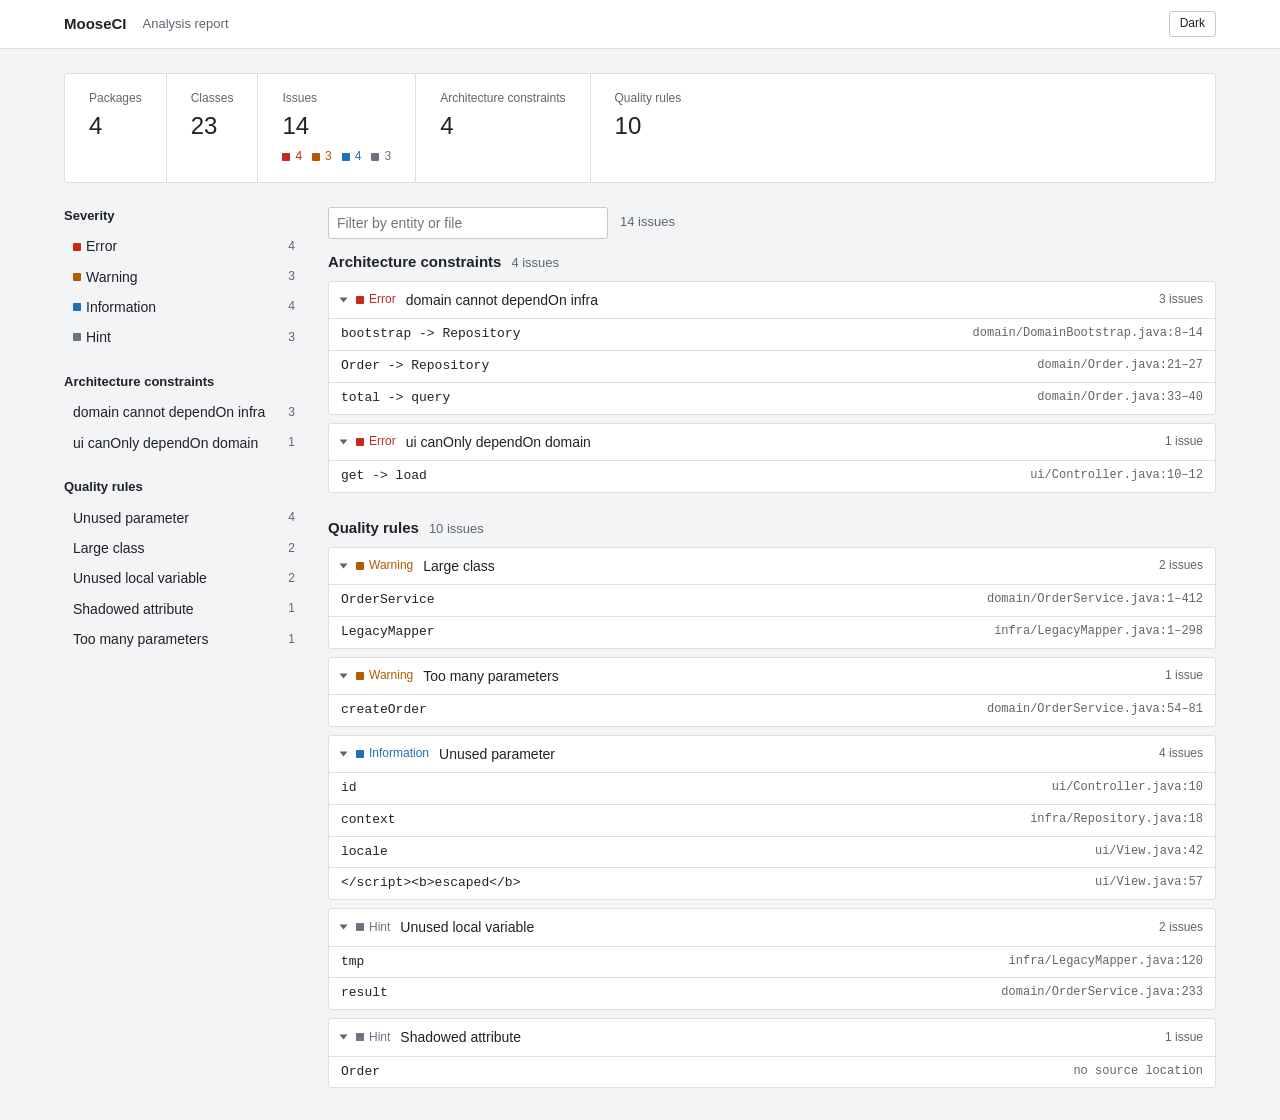
<file: ressources/html-report/index.html>
<!doctype html>
<html lang="en">
<head>
  <meta charset="utf-8">
  <meta name="viewport" content="width=device-width, initial-scale=1">
  <title>MooseCI report</title>
  <link rel="stylesheet" href="report.css">
</head>
<body>
  <header class="topbar">
    <div class="topbar-inner">
      <span class="brand">MooseCI</span>
      <span class="topbar-meta" id="meta"></span>
      <button type="button" class="theme-toggle" id="theme-toggle" aria-label="Toggle dark mode">Dark</button>
    </div>
  </header>

  <main class="page">
    <section class="summary" aria-label="Summary">
      <dl class="measures" id="measures"></dl>
    </section>

    <section class="issues" aria-label="Issues">
      <aside class="facets" id="facets"></aside>
      <div class="issue-list">
        <div class="toolbar">
          <input type="search" id="search" placeholder="Filter by entity or file" aria-label="Filter by entity or file">
          <span class="toolbar-count" id="shown-count"></span>
          <button type="button" class="link-button" id="clear-filters" hidden>Clear filters</button>
        </div>
        <div id="rules"></div>
        <p class="empty" id="empty" hidden>No issues match the current filters.</p>
      </div>
    </section>
  </main>

  <!-- Filled by MCIHTMLReportWriter; empty during development, then sample-report.js provides the data. -->
  <script id="report" type="application/json"></script>
  <script src="sample-report.js"></script>

  <!-- Order matters: each file adds to window.MooseCIReport, main.js runs last. -->
  <script src="js/data.js"></script>
  <script src="js/dom.js"></script>
  <script src="js/summary.js"></script>
  <script src="js/facets.js"></script>
  <script src="js/issues.js"></script>
  <script src="js/theme.js"></script>
  <script src="js/main.js"></script>
</body>
</html>
</file>
<file: ressources/html-report/report.css>
:root {
  --bg: #f3f4f6;
  --surface: #ffffff;
  --surface-alt: #f8f9fa;
  --border: #dcdfe4;
  --border-strong: #c3c8cf;
  --text: #1f2328;
  --muted: #5f6670;
  --accent: #2463b0;
  --accent-soft: #e6eef8;

  --error: #c42b1c;
  --warning: #b35a00;
  --information: #1f6fb5;
  --hint: #6b7280;


  --font: -apple-system, BlinkMacSystemFont, "Segoe UI", Roboto, "Helvetica Neue", Arial, sans-serif;
  --mono: ui-monospace, SFMono-Regular, Menlo, Consolas, "Liberation Mono", monospace;
  --radius: 3px;

  color-scheme: light;
}

@media (prefers-color-scheme: dark) {
  :root:not([data-theme="light"]) {
    --bg: #15171a;
    --surface: #1d2024;
    --surface-alt: #22262b;
    --border: #2f343a;
    --border-strong: #41474f;
    --text: #e4e6e9;
    --muted: #9aa1aa;
    --accent: #6ea8eb;
    --accent-soft: #1f2d3f;

    --error: #f0736a;
    --warning: #e3a04f;
    --information: #6ea8eb;
    --hint: #9aa1aa;


    color-scheme: dark;
  }
}

:root[data-theme="dark"] {
  --bg: #15171a;
  --surface: #1d2024;
  --surface-alt: #22262b;
  --border: #2f343a;
  --border-strong: #41474f;
  --text: #e4e6e9;
  --muted: #9aa1aa;
  --accent: #6ea8eb;
  --accent-soft: #1f2d3f;

  --error: #f0736a;
  --warning: #e3a04f;
  --information: #6ea8eb;
  --hint: #9aa1aa;


  color-scheme: dark;
}

* {
  box-sizing: border-box;
}

body {
  margin: 0;
  background: var(--bg);
  color: var(--text);
  font: 14px/1.45 var(--font);
}

button,
input {
  font: inherit;
  color: inherit;
}

:focus-visible {
  outline: 2px solid var(--accent);
  outline-offset: 1px;
}

/* Top bar */

.topbar {
  background: var(--surface);
  border-bottom: 1px solid var(--border);
}

.topbar-inner {
  max-width: 1200px;
  margin: 0 auto;
  padding: 0 24px;
  height: 48px;
  display: flex;
  align-items: center;
  gap: 16px;
}

.brand {
  font-weight: 600;
  font-size: 15px;
}

.topbar-meta {
  color: var(--muted);
  font-size: 13px;
  flex: 1;
  min-width: 0;
  overflow: hidden;
  text-overflow: ellipsis;
  white-space: nowrap;
}

.theme-toggle {
  background: transparent;
  border: 1px solid var(--border-strong);
  border-radius: var(--radius);
  padding: 3px 10px;
  font-size: 12px;
  cursor: pointer;
}

.theme-toggle:hover {
  background: var(--surface-alt);
}

/* Page */

.page {
  max-width: 1200px;
  margin: 0 auto;
  padding: 24px;
}

/* Summary: measures */

.summary {
  display: flex;
  background: var(--surface);
  border: 1px solid var(--border);
  border-radius: var(--radius);
  margin-bottom: 24px;
}

.measure dt {
  color: var(--muted);
  font-size: 12px;
}

.measures {
  display: flex;
  flex-wrap: wrap;
  margin: 0;
  flex: 1;
}

.measure {
  padding: 16px 24px;
  border-right: 1px solid var(--border);
}

.measure:last-child {
  border-right: 0;
}

.measure dd {
  margin: 2px 0 0;
  font-size: 24px;
  font-weight: 500;
  font-variant-numeric: tabular-nums;
}

.measure-breakdown {
  display: flex;
  gap: 10px;
  margin-top: 4px;
  font-size: 12px;
  color: var(--muted);
}

/* Issues layout */

.issues {
  display: grid;
  grid-template-columns: 240px minmax(0, 1fr);
  gap: 24px;
  align-items: start;
}

/* Facets */

/* Stays in view while the issue list scrolls; scrolls on its own if taller than the window. */
.facets {
  position: sticky;
  top: 16px;
  max-height: calc(100vh - 32px);
  overflow-y: auto;
}

.facet {
  margin-bottom: 20px;
}

.facet-title {
  margin: 0 0 6px;
  font-size: 13px;
  font-weight: 600;
}

.facet-item {
  display: flex;
  align-items: center;
  gap: 8px;
  width: 100%;
  padding: 4px 8px;
  background: transparent;
  border: 1px solid transparent;
  border-radius: var(--radius);
  text-align: left;
  cursor: pointer;
}

.facet-item:hover {
  background: var(--surface);
  border-color: var(--border);
}

.facet-item[aria-pressed="true"] {
  background: var(--accent-soft);
  border-color: var(--accent);
}

.facet-item:disabled {
  color: var(--muted);
  cursor: default;
  opacity: 0.6;
}

.facet-item:disabled:hover {
  background: transparent;
  border-color: transparent;
}

.facet-name {
  flex: 1;
  min-width: 0;
  overflow: hidden;
  text-overflow: ellipsis;
  white-space: nowrap;
}

.facet-count {
  color: var(--muted);
  font-size: 12px;
  font-variant-numeric: tabular-nums;
}

/* Toolbar */

.toolbar {
  display: flex;
  align-items: center;
  gap: 12px;
  margin-bottom: 12px;
}

.toolbar input {
  width: 280px;
  max-width: 100%;
  padding: 5px 8px;
  background: var(--surface);
  border: 1px solid var(--border-strong);
  border-radius: var(--radius);
}

.toolbar-count {
  color: var(--muted);
  font-size: 13px;
}

.link-button {
  background: none;
  border: 0;
  padding: 0;
  color: var(--accent);
  cursor: pointer;
  font-size: 13px;
}

.link-button:hover {
  text-decoration: underline;
}

/* Rule groups */

.rule {
  background: var(--surface);
  border: 1px solid var(--border);
  border-radius: var(--radius);
  margin-bottom: 8px;
}

.rule > summary {
  display: flex;
  align-items: center;
  gap: 10px;
  padding: 8px 12px;
  cursor: pointer;
  list-style: none;
}

.rule > summary::-webkit-details-marker {
  display: none;
}

.rule > summary::before {
  content: "";
  width: 0;
  height: 0;
  border-left: 5px solid var(--muted);
  border-top: 4px solid transparent;
  border-bottom: 4px solid transparent;
  transition: transform 0.1s;
}

.rule[open] > summary::before {
  transform: rotate(90deg);
}

.rule[open] > summary {
  border-bottom: 1px solid var(--border);
}

.rule-name {
  flex: 1;
  min-width: 0;
  font-weight: 500;
  overflow-wrap: anywhere;
}

.rule-count {
  color: var(--muted);
  font-size: 12px;
  white-space: nowrap;
}

/* Severity tag */

.severity {
  display: inline-flex;
  align-items: center;
  gap: 5px;
  font-size: 12px;
  white-space: nowrap;
}

.severity::before {
  content: "";
  width: 8px;
  height: 8px;
  border-radius: 1px;
  background: currentColor;
}

.severity-error {
  color: var(--error);
}

.severity-warning {
  color: var(--warning);
}

.severity-information {
  color: var(--information);
}

.severity-hint {
  color: var(--hint);
}

.facet-item .severity {
  flex: 1;
  min-width: 0;
  font-size: inherit;
}

.facet-item .severity .facet-name {
  color: var(--text);
}

/* Entity rows */

.entities {
  width: 100%;
  border-collapse: collapse;
}

.entities td {
  padding: 6px 12px;
  border-top: 1px solid var(--border);
  vertical-align: top;
}

.entities tr:first-child td {
  border-top: 0;
}

.entities tr:hover td {
  background: var(--surface-alt);
}

.entity {
  min-width: 12em;
  font-family: var(--mono);
  font-size: 13px;
  overflow-wrap: anywhere;
}

/* Paths can be long and absolute: let them wrap instead of squeezing the entity column. */
.location {
  width: 45%;
  color: var(--muted);
  font-family: var(--mono);
  font-size: 12px;
  text-align: right;
  overflow-wrap: anywhere;
}

.empty {
  padding: 24px;
  text-align: center;
  color: var(--muted);
  background: var(--surface);
  border: 1px solid var(--border);
  border-radius: var(--radius);
}

/* Phone width */

@media (max-width: 760px) {
  .topbar-inner,
  .page {
    padding-left: 16px;
    padding-right: 16px;
  }

  .summary {
    flex-direction: column;
  }

  .measure {
    flex: 1 1 50%;
    border-bottom: 1px solid var(--border);
  }

  .issues {
    grid-template-columns: minmax(0, 1fr);
  }

  .facets {
    position: static;
    max-height: none;
    overflow-y: visible;
  }

  .toolbar {
    flex-wrap: wrap;
  }

  .toolbar input {
    width: 100%;
  }

  .location {
    white-space: normal;
    text-align: left;
  }

  .entities tr {
    display: flex;
    flex-direction: column;
  }

  .entities td {
    width: auto;
    border-top: 0;
    padding-top: 2px;
    padding-bottom: 2px;
  }

  .entities td.entity {
    border-top: 1px solid var(--border);
    padding-top: 6px;
  }

  .entities td.location {
    padding-bottom: 6px;
  }
}

/* Architecture / quality sections */

.category + .category {
  margin-top: 24px;
}

.category-title {
  display: flex;
  align-items: baseline;
  gap: 10px;
  margin: 0 0 8px;
  font-size: 15px;
  font-weight: 600;
}

.category-count {
  color: var(--muted);
  font-size: 13px;
  font-weight: 400;
}
</file>
